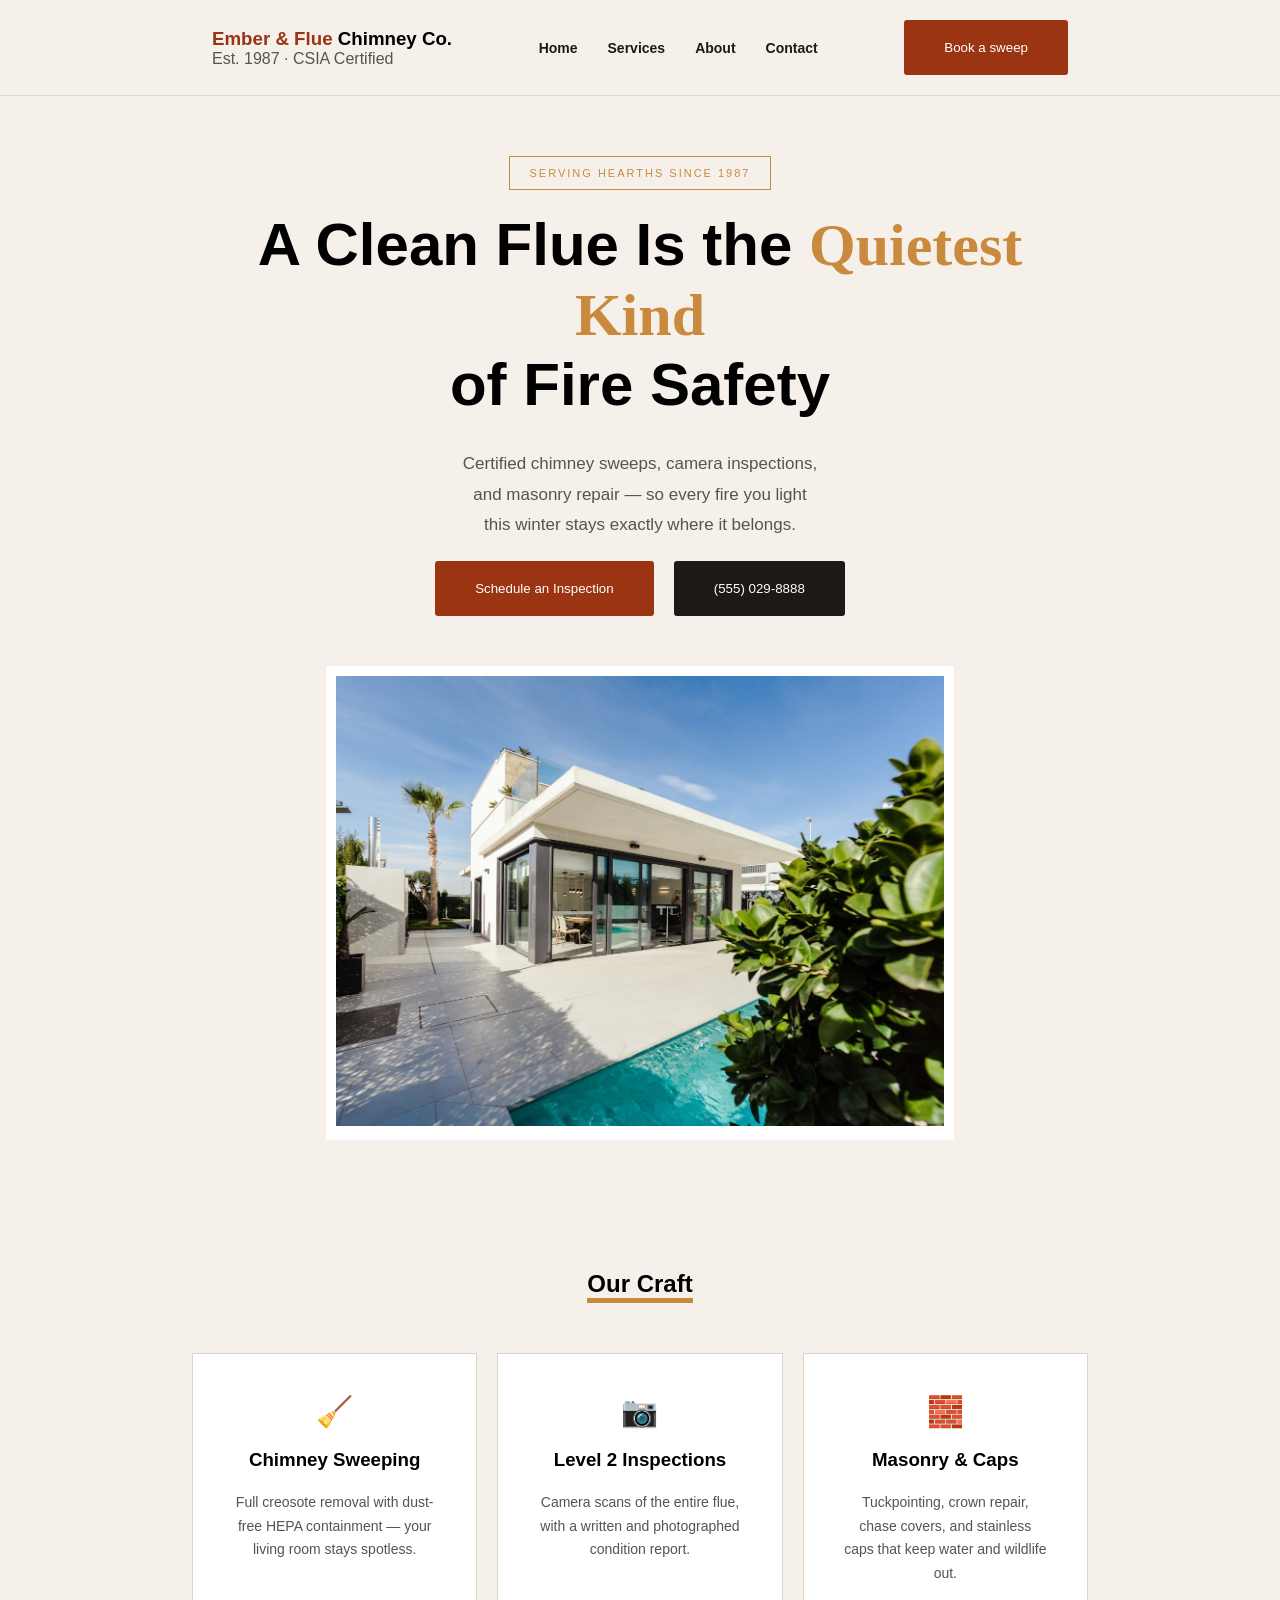
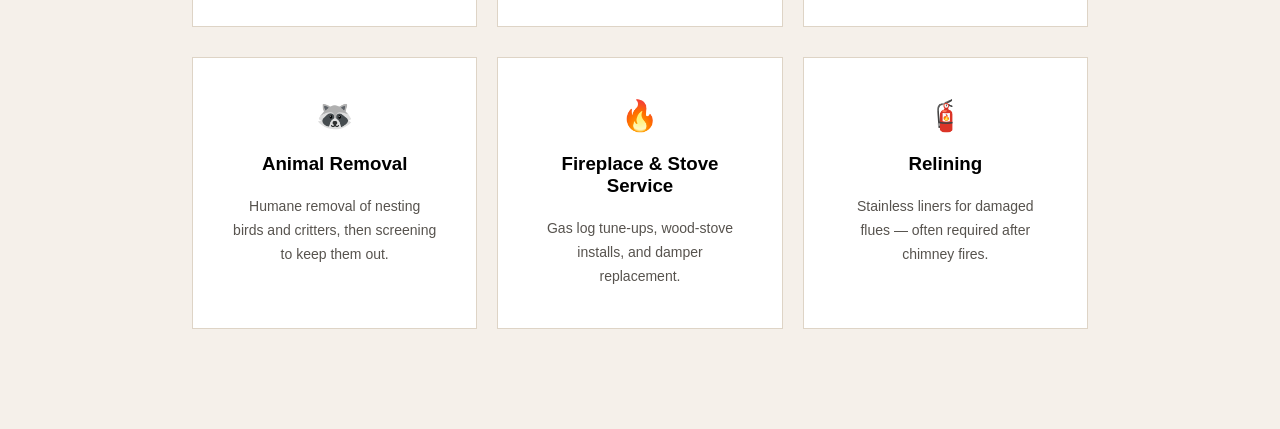
<file: index.html>
<!doctype html>
<html lang="en">
  <head>
    <meta charset="UTF-8" />
    <meta name="viewport" content="width=device-width, initial-scale=1.0" />
    <title>Document</title>
    <link rel="stylesheet" href="./style.css" />
  </head>
  <body>
    <header class="nav_header">
      <nav class="navigation">
        <div class="nav_logo">
          <a href="#">
            <h3><span class="nav_logo_name">Ember & Flue</span> Chimney Co.</h3>
            <span class="nav_est">Est. 1987 · CSIA Certified</span>
          </a>
        </div>
        <ul class="nav_list">
          <li><a href="index.html">Home</a></li>
          <li><a href="#">Services</a></li>
          <li><a href="about.html">About</a></li>
          <li><a href="contact.html">Contact</a></li>
        </ul>
        <div class="nav_btn">
          <button>Book a sweep</button>
        </div>
      </nav>
    </header>
    <!-- Hero Section -->
    <section class="hero_section">
      <div class="hero_container">
        <span class="hero_text1">Serving hearths since 1987</span>
        <h1 class="hero_text2">
          A Clean Flue Is the <span>Quietest Kind</span> <br />
          of Fire Safety
        </h1>
        <p class="hero_text3">
          Certified chimney sweeps, camera inspections, and masonry repair — so every fire you light this winter stays exactly where it belongs.
        </p>
        <div class="hero_btns">
          <button class="hero_btn1">Schedule an Inspection</button>
          <button class="hero_btn2">(555) 029-8888</button>
        </div>
        <div class="hero_image">
          <img src="./images/hero-chimney-sweep.jpg" alt="Hero Image" />
        </div>
      </div>
    </section>
    <!-- Craft Section -->
    <section class="craft_section">
      <div class="craft_header_container">
        <h2 class="craft_header">Our Craft</h2>
      </div>
      <div class="craft_container">
        <div class="craft_item">
          <span>🧹</span>
          <h3>Chimney Sweeping</h3>
          <p>Full creosote removal with dust-free HEPA containment — your living room stays spotless.</p>
        </div>
        <div class="craft_item">
          <span>📷</span>
          <h3>Level 2 Inspections</h3>
          <p>Camera scans of the entire flue, with a written and photographed condition report.</p>
        </div>
        <div class="craft_item">
          <span>🧱</span>
          <h3>Masonry & Caps</h3>
          <p>Tuckpointing, crown repair, chase covers, and stainless caps that keep water and wildlife out.</p>
        </div>
      </div>
      <div class="craft_container">
        <div class="craft_item">
          <span>🦝</span>
          <h3>Animal Removal</h3>
          <p>Humane removal of nesting birds and critters, then screening to keep them out.</p>
        </div>
        <div class="craft_item">
          <span>🔥</span>
          <h3>Fireplace & Stove Service</h3>
          <p>Gas log tune-ups, wood-stove installs, and damper replacement.</p>
        </div>
        <div class="craft_item">
          <span>🧯</span>
          <h3>Relining</h3>
          <p>Stainless liners for damaged flues — often required after chimney fires.</p>
        </div>
      </div>
    </section>
  </body>
</html>
</file>
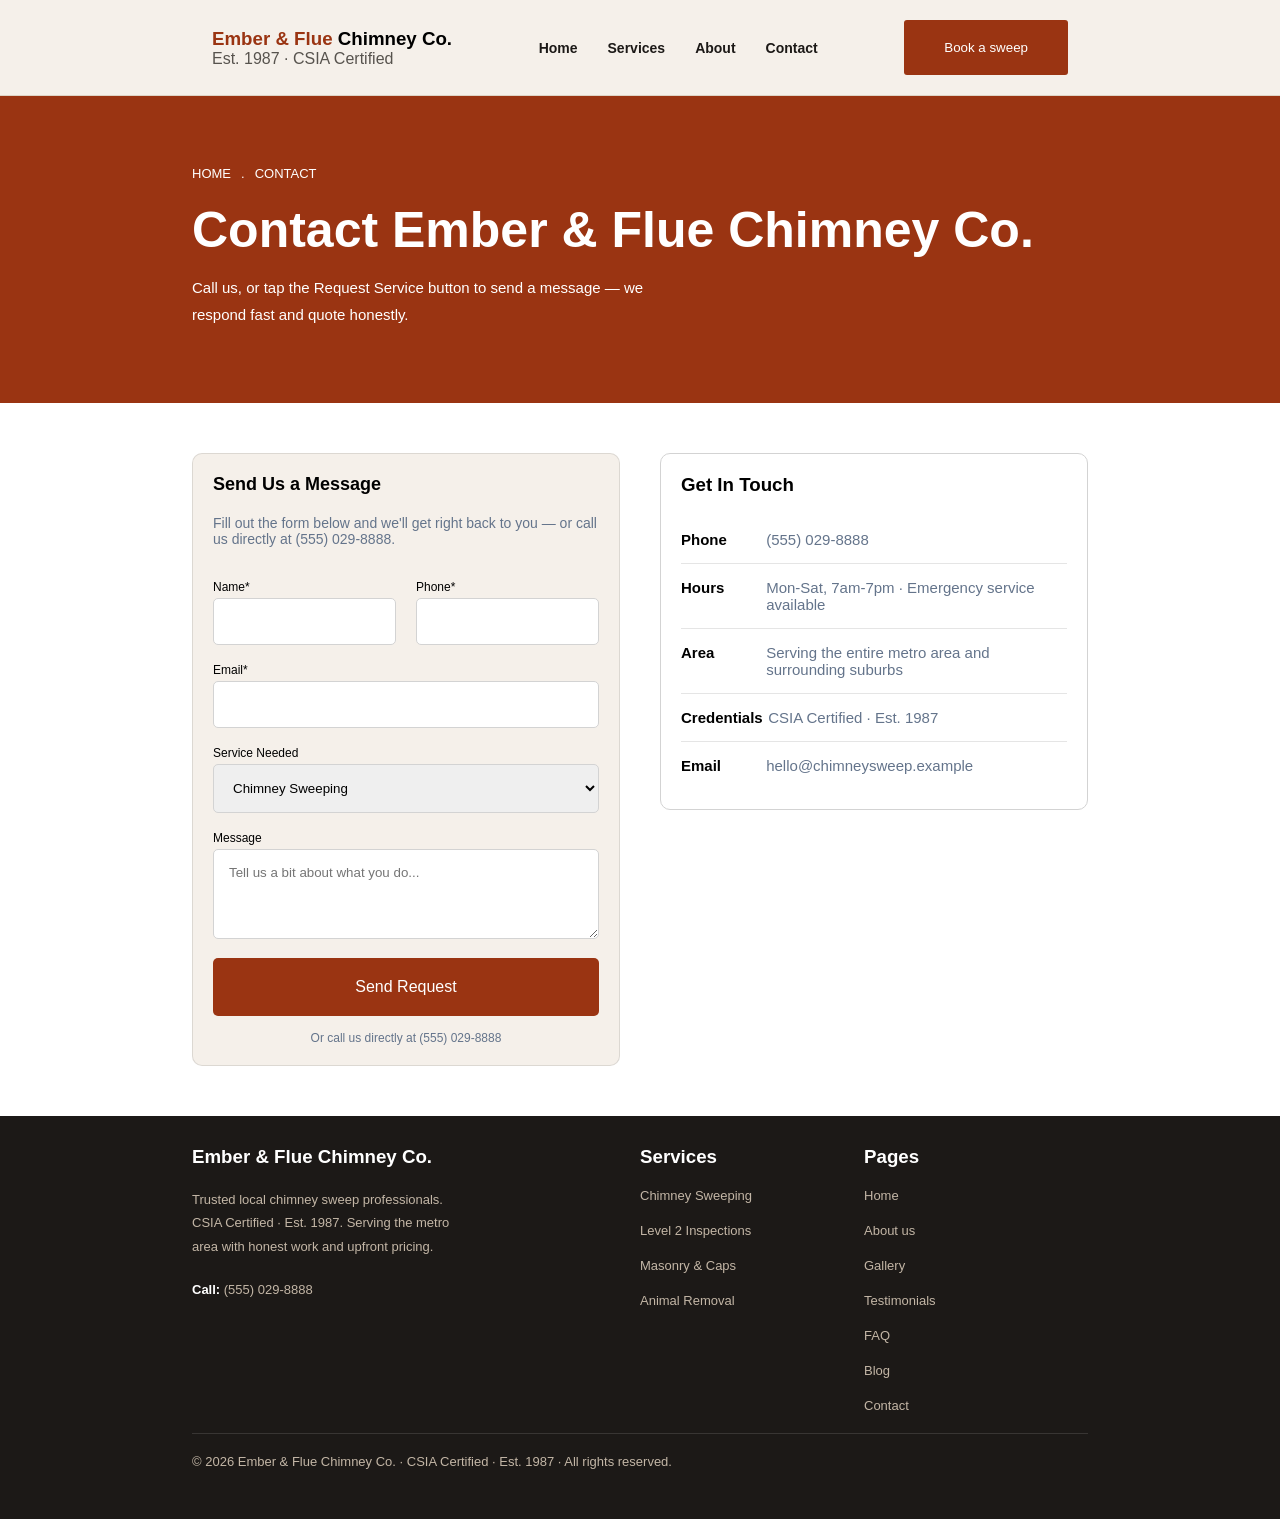
<file: contact.html>
<!doctype html>
<html lang="en">
  <head>
    <meta charset="UTF-8" />
    <meta name="viewport" content="width=device-width, initial-scale=1.0" />
    <title>Contact</title>
    <link rel="stylesheet" href="./style.css" />
  </head>
  <body>
    <header class="nav_header">
      <nav class="navigation">
        <div class="nav_logo">
          <a href="#">
            <h3><span class="nav_logo_name">Ember & Flue</span> Chimney Co.</h3>
            <span class="nav_est">Est. 1987 · CSIA Certified</span>
          </a>
        </div>
        <ul class="nav_list">
          <li><a href="index.html">Home</a></li>
          <li><a href="#">Services</a></li>
          <li><a href="about.html">About</a></li>
          <li><a href="contact.html">Contact</a></li>
        </ul>
        <div class="nav_btn">
          <button>Book a sweep</button>
        </div>
      </nav>
    </header>
    <!-- Contact Hero -->
    <section class="contact_hero_section">
      <div class="contact_hero_container">
        <ul class="contact_hero_list">
          <li>Home</li>
          <li>.</li>
          <li>Contact</li>
        </ul>
        <h2 class="contact_hero_header">Contact Ember & Flue Chimney Co.</h2>
        <p>Call us, or tap the Request Service button to send a message — we</p>
        <p>respond fast and quote honestly.</p>
      </div>
    </section>
    <!-- Contact Form -->
    <section class="contact_form_section">
      <div class="contact_form_container">
        <div class="contact_form_left">
          <h3 class="contact_left_header">Send Us a Message</h3>
          <p class="contact_left_text1">Fill out the form below and we'll get right back to you — or call us directly at (555) 029-8888.</p>
          <form>
            <div class="form_flex">
              <div class="form_group form_flex_group">
                <label for="name">Name*</label>
                <input type="text" />
              </div>
              <div class="form_group form_flex_group">
                <label for="phone">Phone*</label>
                <input type="text" />
              </div>
            </div>
            <div class="form_group">
              <label for="email">Email*</label>
              <input type="email" />
            </div>
            <div class="form_group">
              <label for="service_needed">Service Needed</label>
              <select>
                <option value="Chimney Sweeping">Chimney Sweeping</option>
                <option value="Level 2 Inspections">Level 2 Inspections</option>
                <option value="Masonry & Caps">Masonry & Caps</option>
                <option value="Animal Removal">Animal Removal</option>
                <option value="Fireplace & Stove Service">Fireplace & Stove Service</option>
                <option value="Flue Relining">Flue Relining</option>
                <option value="Something else">Something else</option>
              </select>
            </div>
            <div class="form_group">
              <label for="message">Message</label>
              <textarea placeholder="Tell us a bit about what you do..."></textarea>
            </div>
            <div class="form_group">
              <button>Send Request</button>
            </div>
            <p class="contact_form_text2">Or call us directly at (555) 029-8888</p>
          </form>
        </div>
        <div class="contact_form_right">
          <h3 class="contact_form_right_header">Get In Touch</h3>

          <div class="contact_form_right_col">
            <strong>Phone</strong>
            <p>(555) 029-8888</p>
          </div>
          <div class="contact_form_right_col">
            <strong>Hours</strong>
            <p>Mon-Sat, 7am-7pm · Emergency service available</p>
          </div>
          <div class="contact_form_right_col">
            <strong>Area</strong>
            <p>Serving the entire metro area and surrounding suburbs</p>
          </div>
          <div class="contact_form_right_col">
            <strong>Credentials</strong>
            <p>CSIA Certified · Est. 1987</p>
          </div>
          <div class="contact_form_right_col contact_form_no_border">
            <strong>Email</strong>
            <p>hello@chimneysweep.example</p>
          </div>
        </div>
      </div>
    </section>
    <!-- Footer -->
    <footer class="footer_section">
      <div class="footer_container">
        <div class="footer1">
          <h3>Ember & Flue Chimney Co.</h3>
          <p>Trusted local chimney sweep professionals.</p>
          <p>CSIA Certified · Est. 1987. Serving the metro</p>
          <p>area with honest work and upfront pricing.</p>
          <div class="footer1_col">
            <p><strong>Call:</strong> (555) 029-8888</p>
          </div>
        </div>
        <div class="footer2">
          <h3>Services</h3>
          <ul>
            <li>Chimney Sweeping</li>
            <li>Level 2 Inspections</li>
            <li>Masonry & Caps</li>
            <li>Animal Removal</li>
          </ul>
        </div>
        <div class="footer3">
          <h3>Pages</h3>
          <ul>
            <li>Home</li>
            <li>About us</li>
            <li>Gallery</li>
            <li>Testimonials</li>
            <li>FAQ</li>
            <li>Blog</li>
            <li>Contact</li>
          </ul>
        </div>
      </div>
      <div class="footer_container2">
        <p>© 2026 Ember & Flue Chimney Co. · CSIA Certified · Est. 1987 · All rights reserved.</p>
      </div>
    </footer>
  </body>
</html>
</file>
<file: style.css>
* {
  margin: 0;
  padding: 0;
  box-sizing: border-box;
  font-family: Arial, Helvetica, sans-serif;
}
.navigation {
  display: flex;
  justify-content: space-between;
  align-items: center;
  padding: 20px;
  width: 70%;
  margin: 0 auto;
}
.nav_logo a {
  text-decoration: none;
  color: black;
}
.nav_logo .nav_logo_name {
  color: #9a3412;
}
.nav_header {
  background-color: #f5f0ea;
  border-bottom: 1px solid #ded4c6;
}
.nav_est {
  color: #57534e;
}
.nav_list {
  display: flex;
  gap: 30px;
  list-style: none;
}
.nav_list li a {
  color: #1c1917;
  text-decoration: none;
  font-size: 14px;
  font-weight: bold;
}
.nav_btn button,
.hero_btn2,
.hero_btn1 {
  padding: 20px 40px;
  background-color: #9a3412;
  color: white;
  border: none;
  border-radius: 3px;
}
.hero_section {
  background-color: #f5f0ea;
  padding: 60px 0;
}
.hero_container {
  width: 70%;
  margin: 0 auto;
  text-align: center;
}
.hero_text1 {
  border: 1px solid #c98a3d;
  padding: 10px 20px;
  letter-spacing: 2px;
  text-transform: uppercase;
  font-size: 11px;
  color: #c98a3d;
  display: inline-block;
  margin-bottom: 20px;
}
.hero_text2 {
  font-size: 60px;
  margin-bottom: 30px;
}
.hero_text2 span {
  color: #c98a3d;
  font-family: cursive;
}
.hero_text3 {
  width: 40%;
  margin: 20px auto;
  color: #57534e;
  font-size: 17px;
  line-height: 1.8;
}
.hero_btns {
  display: flex;
  gap: 20px;
  justify-content: center;
  margin-bottom: 50px;
}
.hero_btn2 {
  background-color: #1c1917;
}
.hero_image {
  width: 70%;
  margin: 0 auto;
  padding: 10px;
  background-color: white;
}
.hero_image img {
  width: 100%;
  height: 450px;
  object-fit: cover;
}
.craft_section {
  background-color: #f5f0ea;
  padding: 70px 0;
}
.craft_header_container {
  display: flex;
  justify-content: center;
}
.craft_header {
  text-align: center;
  margin-bottom: 50px;
  border-bottom: 5px solid #c98a3d;
  display: inline-block;
}
.craft_container {
  width: 70%;
  margin: 0 auto;
  display: flex;
  gap: 20px;
  margin-bottom: 30px;
}
.craft_item {
  width: 33.3%;
  background-color: white;
  padding: 40px;
  border: 1px solid #ded4c6;
  text-align: center;
}
.craft_item span {
  font-size: 30px;
  margin-bottom: 20px;
  display: inline-block;
}
.craft_item h3 {
  margin-bottom: 20px;
}
.craft_item p {
  font-size: 14px;
  color: #57534e;
  line-height: 1.7;
}
/* Contact Hero Section */
.contact_hero_section {
  background-color: #9a3412;
  padding: 70px 0;
}
.contact_hero_container {
  width: 70%;
  margin: 0 auto;
  color: white;
}
.contact_hero_list {
  display: flex;
  list-style: none;
  gap: 10px;
  margin-bottom: 20px;
  align-items: center;
}
.contact_hero_list li {
  text-transform: uppercase;
  font-size: 13px;
}
.contact_hero_header {
  font-size: 50px;
  margin-bottom: 20px;
}
.contact_hero_container p {
  margin-bottom: 10px;
  font-size: 15px;
}
/* Contact Form Left */
.contact_form_container {
  width: 70%;
  margin: 0 auto;
  display: flex;
  gap: 40px;
  padding-top: 50px;
  align-items: flex-start;
}
.contact_form_left {
  width: 50%;
  background-color: #f5f0ea;
  padding: 20px;
  border: 1px solid #0000001a;
  border-radius: 10px;
}
.contact_form_right {
  width: 50%;
}
.contact_left_header {
  font-size: 18px;
  margin-bottom: 20px;
}
.contact_left_text1 {
  color: #64748b;
  margin-bottom: 30px;
  font-size: 14px;
}
.form_group {
  margin-bottom: 15px;
}
.form_group input,
.form_group select,
.form_group textarea {
  width: 100%;
  padding: 15px;
  border-radius: 5px;
  border: 1px solid lightgray;
  outline-color: rgb(154, 14, 14);
  margin-top: 3px;
}
.form_group textarea {
  min-height: 90px;
}
.form_group label {
  font-size: 12px;
}
.form_group button {
  width: 100%;
  padding: 20px;
  background-color: #9a3412;
  color: white;
  font-size: 16px;
  cursor: pointer;
  border: none;
  border-radius: 5px;
}
.contact_form_text2 {
  text-align: center;
  color: #64748b;
  font-size: 12px;
}
.form_flex {
  display: flex;
  gap: 20px;
}
.form_flex_group {
  width: 50%;
}
/* Contact Form Right */
.contact_form_right {
  border: 1px solid lightgrey;
  padding: 20px;
  border-radius: 10px;
}
.contact_form_right_header {
  margin-bottom: 20px;
}
.contact_form_right_col {
  border-bottom: 1px solid rgba(0, 0, 0, 0.1);
  padding: 15px 0;
  display: flex;
  gap: 10px;
}
.contact_form_right_col strong {
  width: 20%;
  font-size: 15px;
}
.contact_form_right_col p {
  width: 80%;
  color: #64748b;
  font-size: 15px;
}
.contact_form_no_border {
  border: none;
}
/* Footer */
.footer_section {
  background-color: #1c1917;
  margin-top: 50px;
  color: white;
  padding: 30px 0;
}
.footer_container {
  width: 70%;
  margin: 0 auto;
  display: flex;
}
.footer1 {
  width: 50%;
}
.footer2 {
  width: 25%;
}
.footer3 {
  width: 25%;
}
.footer_container h3 {
  margin-bottom: 20px;
}
.footer1 p {
  color: #c3b6a6;
  line-height: 1.8;
  font-size: 13px;
}
.footer1_col {
  margin-top: 20px;
}
.footer1_col strong {
  color: white;
}
.footer2 ul,
.footer3 ul {
  list-style: none;
}
.footer2 ul li,
.footer3 ul li {
  color: #c3b6a6;
  margin-bottom: 20px;
  font-size: 13px;
}
.footer_container2 {
  width: 70%;
  margin: 0 auto;
  padding: 20px 0;
  border-top: 1px solid #ffffff1f;
}
.footer_container2 p {
  font-size: 13px;
  color: #c3b6a6;
}
</file>
